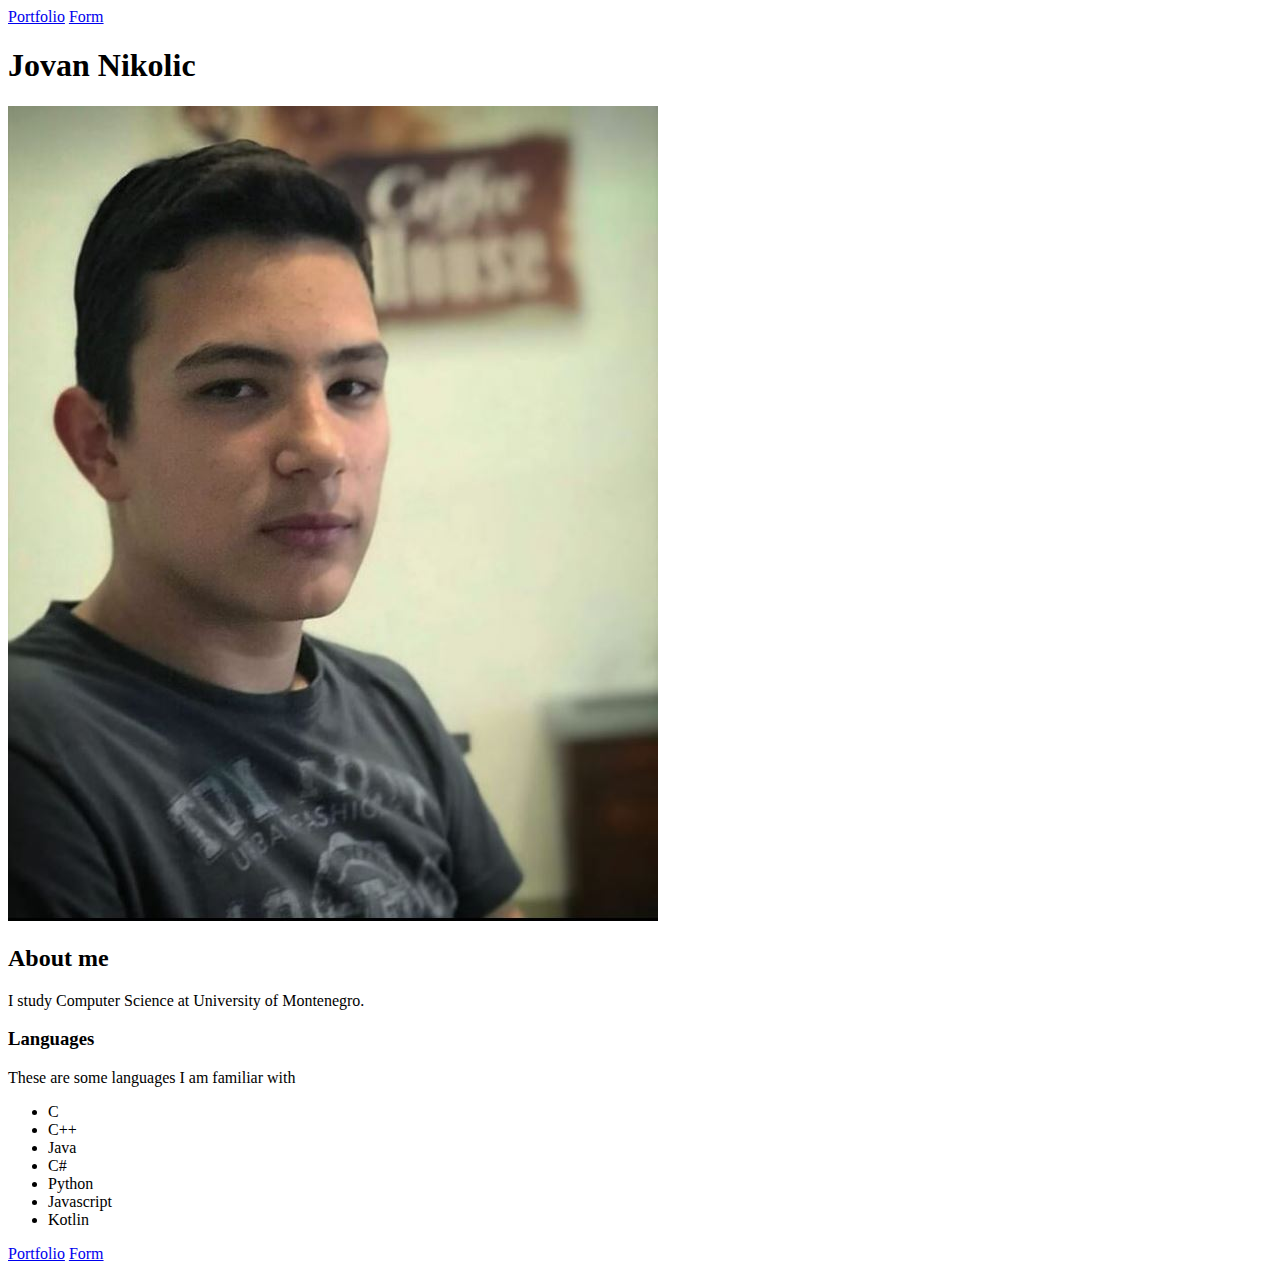
<file: Domaci1/index.html>
<!DOCTYPE html>
<html lang="en">
    <head>
        <meta charset="UTF-8">
        <meta name="viewport" content="width=device-width, initial-scale=1.0">
        <title>Portfolio</title>
    </head>
    <body>
        <header>
            <a href="index.html">Portfolio</a>
            <a href="form.html">Form</a>
        </header>
        <h1>Jovan Nikolic</h1>
        <img src="profile.jpg", alt="Profile picture">
        <h2>About me</h2>
        <p>I study Computer Science at University of Montenegro.</p>
        <h3>Languages</h3>
        <p>These are some languages I am familiar with</p>
        <ul>
            <li>C</li>
            <li>C++</li>
            <li>Java</li>
            <li>C#</li>
            <li>Python</li>
            <li>Javascript</li>
            <li>Kotlin</li>
        </ul>
        <footer>
            <a href="index.html">Portfolio</a>
            <a href="form.html">Form</a>
        </footer>
    </body>
</html>
</file>
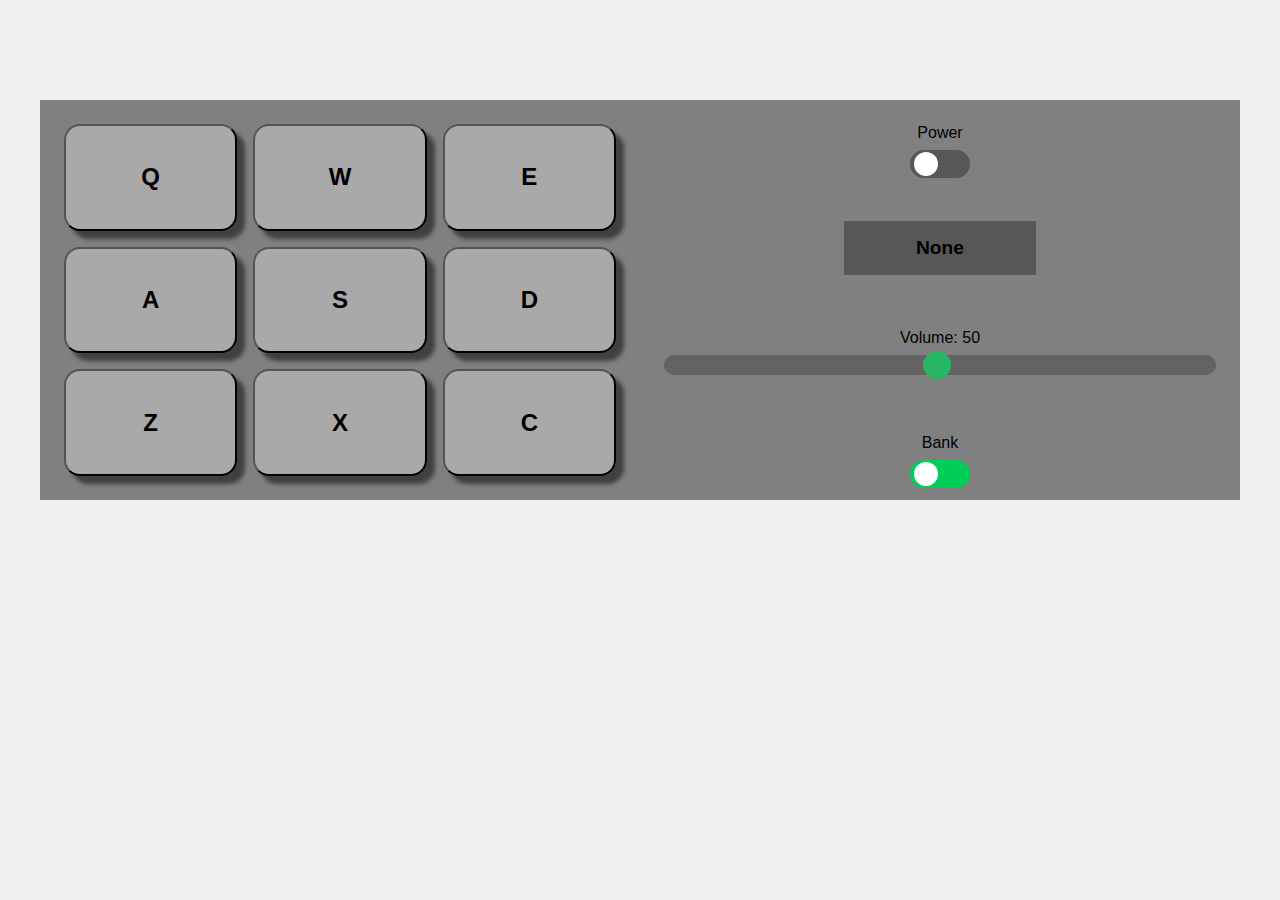
<file: Domaci5/index.html>
<!DOCTYPE html>
<html lang="en">
    <head>
        <meta charset="UTF-8" />
        <meta name="viewport" content="width=device-width, initial-scale=1.0" />
        <title>Drums</title>
        <link rel="stylesheet" href="style.css" />
    </head>
    <body>
        <div class="container">
            <div class="drums">
                <button class="drum" onclick="handleDrumClick(this)">Q</button>
                <button class="drum" onclick="handleDrumClick(this)">W</button>
                <button class="drum" onclick="handleDrumClick(this)">E</button>
                <button class="drum" onclick="handleDrumClick(this)">A</button>
                <button class="drum" onclick="handleDrumClick(this)">S</button>
                <button class="drum" onclick="handleDrumClick(this)">D</button>
                <button class="drum" onclick="handleDrumClick(this)">Z</button>
                <button class="drum" onclick="handleDrumClick(this)">X</button>
                <button class="drum" onclick="handleDrumClick(this)">C</button>
            </div>

            <div class="options">
                <div class="options-element">
                    <label for="power">Power</label>
                    <label class="toggle-power" name="power">
                        <input type="checkbox" />
                        <span class="slider-power"></span>
                    </label>
                </div>

                <p class="display">None</p>

                <div class="options-element slider-element">
                    <label for="volume" class="volume-value">Volume: 50</label>
                    <div class="slider-container">
                        <input
                            type="range"
                            min="1"
                            max="100"
                            value="50"
                            class="slider volume-slider"
                            id="myRange"
                        />
                    </div>
                </div>

                <div class="options-element">
                    <label for="bank">Bank</label>
                    <label class="toggle-bank" name="bank">
                        <input type="checkbox" />
                        <span class="slider-bank"></span>
                    </label>
                </div>
            </div>
        </div>

        <script src="script.js"></script>
    </body>
</html>
</file>
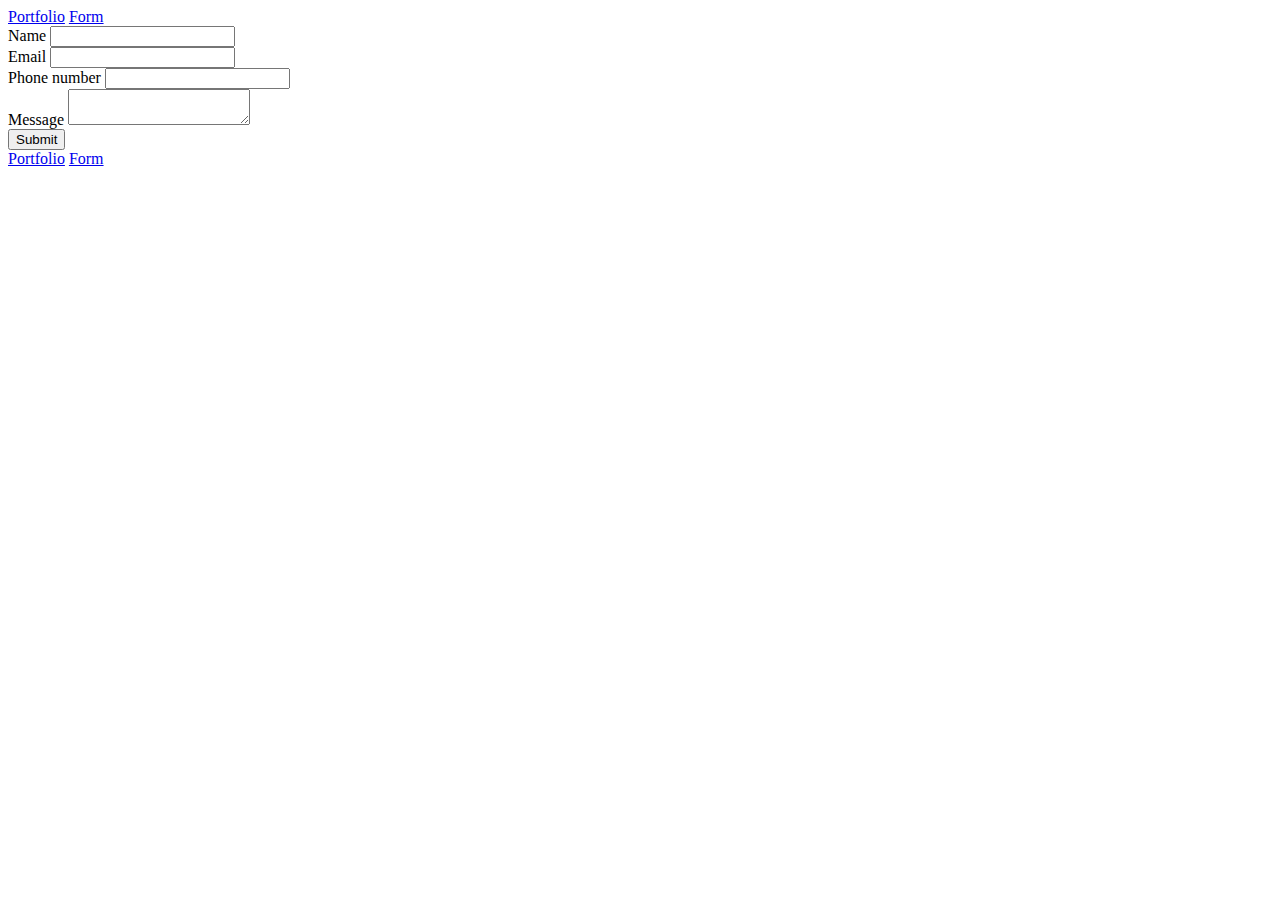
<file: Domaci1/form.html>
<!DOCTYPE html>
<html lang="en">
    <head>
        <meta charset="UTF-8">
        <meta name="viewport" content="width=device-width, initial-scale=1.0">
        <title>Form</title>
    </head>
    <body>
        <header>
            <a href="index.html">Portfolio</a>
            <a href="form.html">Form</a>
        </header>
        <form>
            <label for="firstname">Name</label>
            <input type="text", name="firstname">
            <br>
            <label for="email">Email</label>
            <input type="email" name="email">
            <br>
            <label for="phonenumber">Phone number</label>
            <input type="text" name="phonenumber">
            <br>
            <label for="message">Message</label>
            <textarea name="message"></textarea>
            <br>
            <input type="submit">
        </form>
        <footer>
            <a href="index.html">Portfolio</a>
            <a href="form.html">Form</a>
        </footer>
    </body>
</html>
</file>
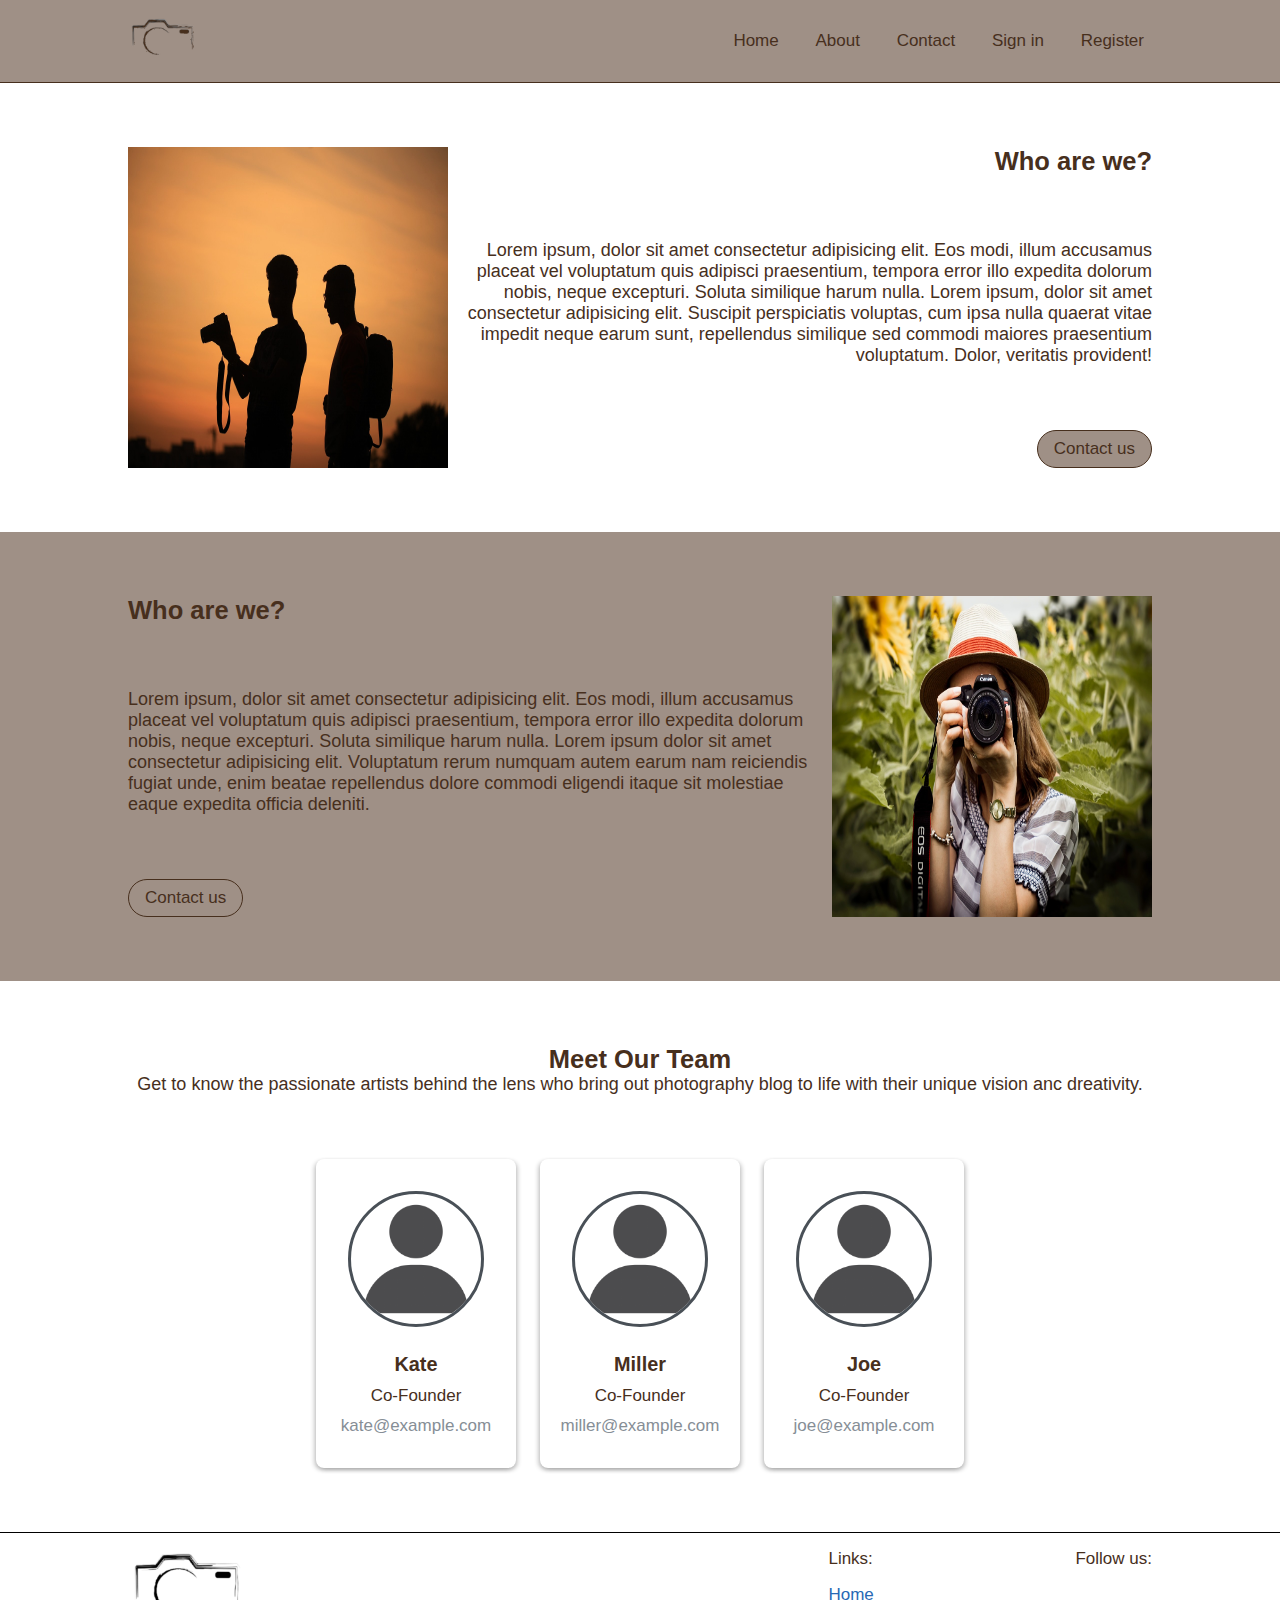
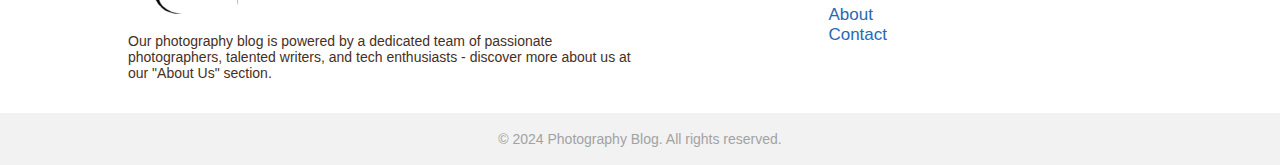
<file: Domaci3/about.html>
<!DOCTYPE html>
<html lang="en">

<head>
    <meta charset="UTF-8">
    <meta name="viewport" content="width=device-width, initial-scale=1.0">
    <title>Contact Us - Photography Blog</title>

    <link rel="stylesheet" href="./styles/index.css" />
    <link rel="stylesheet" href="https://cdnjs.cloudflare.com/ajax/libs/font-awesome/6.5.1/css/all.min.css"
        integrity="sha512-DTOQO9RWCH3ppGqcWaEA1BIZOC6xxalwEsw9c2QQeAIftl+Vegovlnee1c9QX4TctnWMn13TZye+giMm8e2LwA=="
        crossorigin="anonymous" referrerpolicy="no-referrer" />

    <link rel="stylesheet" href="./styles/about.css">
</head>

<body>
    <div class="container">
        <header>
            <nav  class="nav padding-nav">
                <img alt="logo" src="./images/logo-brown.png" />
                <ul>
                    <li><a href="index.html">Home</a></li>
                    <li><a href="about.html">About</a></li>
                    <li><a href="contact.html">Contact</a></li>
                    <li><a href="sign_in.html">Sign in</a></li>
                    <li><a href="register.html">Register</a></li>
                </ul>
            </nav>
        </header>
            
        <section class="main">
            <div class="row first-row padding-items">
                <img class="img" src="./images/photo-2.jpg" alt="photo-2" />

                <div class="first-row-text">
                    <h2 class="row-title">Who are we?</h2>
                    <p class="text">Lorem ipsum, dolor sit amet consectetur adipisicing elit. Eos modi, illum accusamus placeat vel voluptatum quis adipisci praesentium, tempora error illo expedita dolorum nobis, neque excepturi. Soluta similique harum nulla. Lorem ipsum, dolor sit amet consectetur adipisicing elit. Suscipit perspiciatis voluptas, cum ipsa nulla quaerat vitae impedit neque earum sunt, repellendus similique sed commodi maiores praesentium voluptatum. Dolor, veritatis provident!</p>
                    <a class="button" href="contact.html">Contact us</a>
                </div>
            </div>

            <div class="row second-row padding-items">
                <div class="second-row-text">
                    <h2 class="row-title">Who are we?</h2>
                    <p class="text">Lorem ipsum, dolor sit amet consectetur adipisicing elit. Eos modi, illum accusamus placeat vel voluptatum quis adipisci praesentium, tempora error illo expedita dolorum nobis, neque excepturi. Soluta similique harum nulla. Lorem ipsum dolor sit amet consectetur adipisicing elit. Voluptatum rerum numquam autem earum nam reiciendis fugiat unde, enim beatae repellendus dolore commodi eligendi itaque sit molestiae eaque expedita officia deleniti.</p>
                    <a class="button" href="contact.html">Contact us</a>
                </div>

                <img class="img" src="./images/photographer.jpeg" alt="photo-2" />
            </div>

            <div class="team-row padding-team-row">
                <h2>Meet Our Team</h2>
                <p class="text">Get to know the passionate artists behind the lens who bring out photography blog to life with their unique vision anc dreativity.</p>
                <div class="card-container">
                    <div class="card">
                        <img class="profile-img" src="./images/profile.png" alt="person-1" />
                        <h3>Kate</h3>
                        <p>Co-Founder</p>
                        <p class="email-text">kate@example.com</p>
                    </div>

                    <div class="card">
                        <img class="profile-img" src="./images/profile.png" alt="person-1" />
                        <h3>Miller</h3>
                        <p>Co-Founder</p>
                        <p class="email-text">miller@example.com</p>
                    </div>

                    <div class="card">
                        <img class="profile-img" src="./images/profile.png" alt="person-1" />
                        <h3>Joe</h3>
                        <p>Co-Founder</p>
                        <p class="email-text">joe@example.com</p>
                    </div>
                </div>
            </div>




        </section>

        <footer class="footer">
            <div class="flex-row padding-footer">
                <div class="footer-col footer-logo">
                    <img alt="camera-logo" src="./images/logo.png" />
                    <p>Our photography blog is powered by a dedicated team of passionate photographers, talented
                        writers,
                        and
                        tech enthusiasts - discover more about us at our "About Us" section. </p>
                </div>
                <div class="footer-col">
                    <p>Links:</p>
                    <a href="/">Home</a>
                    <a href="./about.html">About</a>
                    <a href="./contact.html">Contact</a>
                </div>
                <div class="footer-col">
                    <p>Follow us:</p>
                    <div>
                        <i class="fa-brands fa-facebook"></i>
                        <i class="fa-brands fa-instagram"></i>
                        <i class="fa-brands fa-twitter"></i>
                    </div>
                </div>
            </div>
            <p class="copyright">&copy; 2024 Photography Blog. All rights reserved.</p>
        </footer>
    </div>
</body>

</html>
</file>
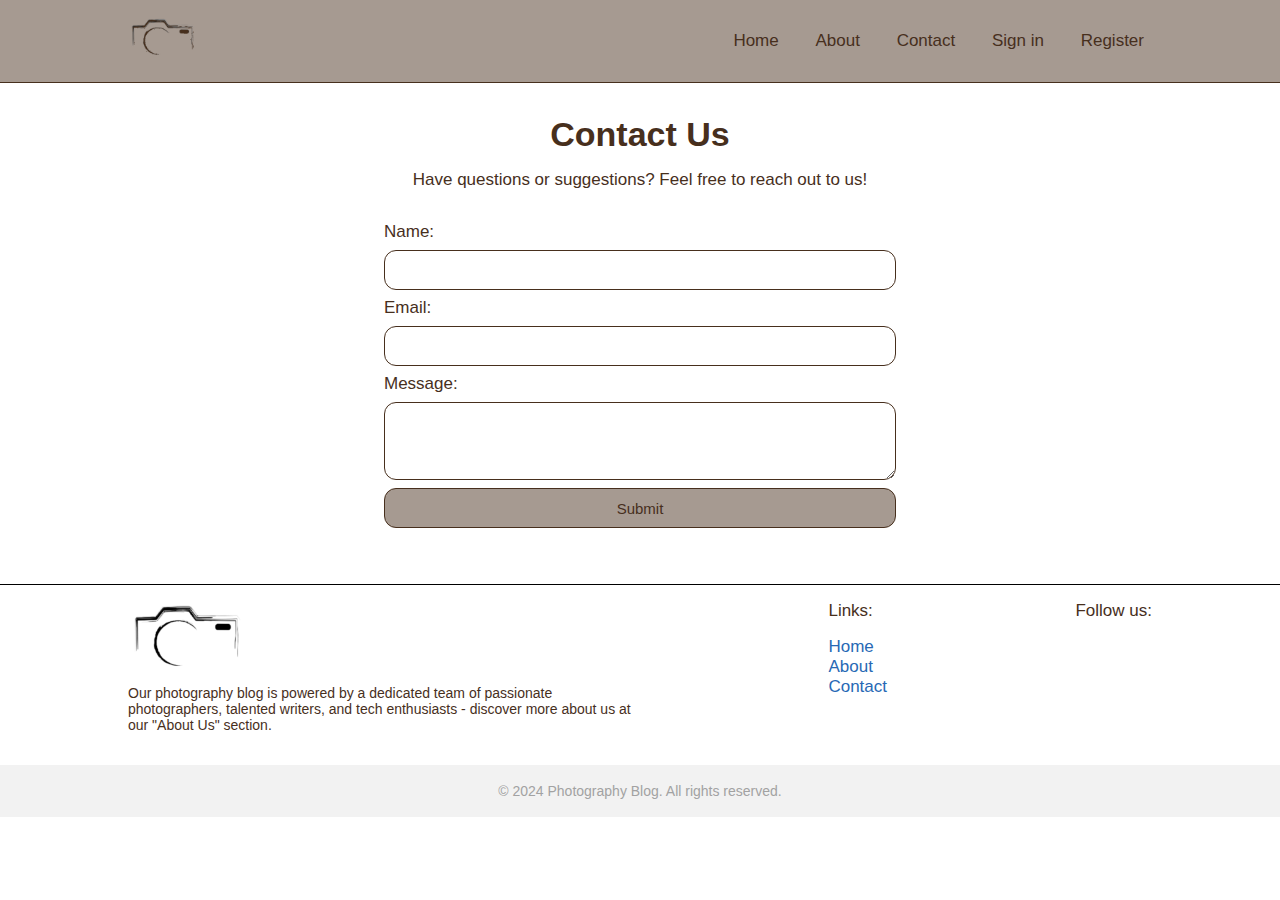
<file: Domaci3/contact.html>
<!DOCTYPE html>
<html lang="en">

<head>
    <meta charset="UTF-8">
    <meta name="viewport" content="width=device-width, initial-scale=1.0">
    <title>Contact Us - Photography Blog</title>

    <link rel="stylesheet" href="./styles/index.css" />
    <link rel="stylesheet" href="https://cdnjs.cloudflare.com/ajax/libs/font-awesome/6.5.1/css/all.min.css"
        integrity="sha512-DTOQO9RWCH3ppGqcWaEA1BIZOC6xxalwEsw9c2QQeAIftl+Vegovlnee1c9QX4TctnWMn13TZye+giMm8e2LwA=="
        crossorigin="anonymous" referrerpolicy="no-referrer" />

    <link rel="stylesheet" href="./styles/contact.css">
</head>

<body>
    <div class="container">
        <header>
            <nav  class="nav padding-nav">
                <img alt="logo" src="./images/logo-brown.png" />
                <ul>
                    <li><a href="/">Home</a></li>
                    <li><a href="about.html">About</a></li>
                    <li><a href="contact.html">Contact</a></li>
                    <li><a href="sign_in.html">Sign in</a></li>
                    <li><a href="register.html">Register</a></li>
                </ul>
            </nav>
        </header>
            
        <section class="main">
            <div class="main-title">
                <h1>Contact Us</h1>
                <p class="text">Have questions or suggestions? Feel free to reach out to us!</p>
            </div>

            <form class="form" action="#" method="post">
                <label for="name">Name:</label>
                <input type="text" id="name" name="name" required>

                <label for="email">Email:</label>
                <input type="email" id="email" name="email" required>

                <label for="message">Message:</label>
                <textarea id="message" name="message" rows="4" required></textarea>

                <input class="button" type="submit" value="Submit">
            </form>
        </section>

        <footer class="footer">
            <div class="flex-row padding-footer">
                <div class="footer-col footer-logo">
                    <img alt="camera-logo" src="./images/logo.png" />
                    <p>Our photography blog is powered by a dedicated team of passionate photographers, talented
                        writers,
                        and
                        tech enthusiasts - discover more about us at our "About Us" section. </p>
                </div>
                <div class="footer-col">
                    <p>Links:</p>
                    <a href="/">Home</a>
                    <a href="./about.html">About</a>
                    <a href="./contact.html">Contact</a>
                </div>
                <div class="footer-col">
                    <p>Follow us:</p>
                    <div>
                        <i class="fa-brands fa-facebook"></i>
                        <i class="fa-brands fa-instagram"></i>
                        <i class="fa-brands fa-twitter"></i>
                    </div>
                </div>
            </div>
            <p class="copyright">&copy; 2024 Photography Blog. All rights reserved.</p>
        </footer>
    </div>
</body>

</html>
</file>
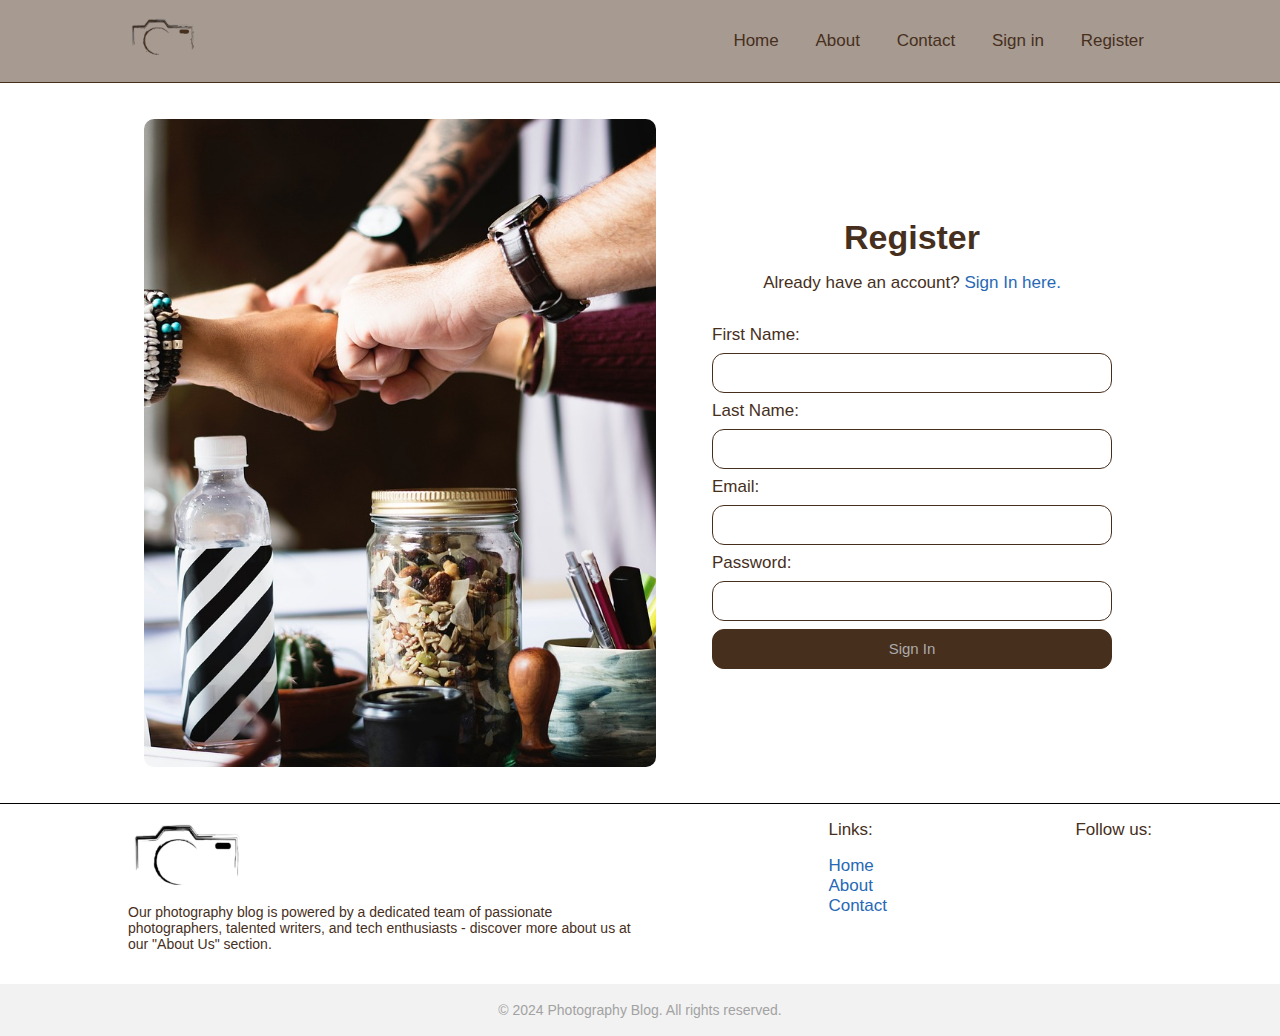
<file: Domaci3/register.html>
<!DOCTYPE html>
<html lang="en">

<head>
    <meta charset="UTF-8">
    <meta name="viewport" content="width=device-width, initial-scale=1.0">
    <title>Contact Us - Photography Blog</title>

    <link rel="stylesheet" href="./styles/index.css" />
    <link rel="stylesheet" href="https://cdnjs.cloudflare.com/ajax/libs/font-awesome/6.5.1/css/all.min.css"
        integrity="sha512-DTOQO9RWCH3ppGqcWaEA1BIZOC6xxalwEsw9c2QQeAIftl+Vegovlnee1c9QX4TctnWMn13TZye+giMm8e2LwA=="
        crossorigin="anonymous" referrerpolicy="no-referrer" />

    <link rel="stylesheet" href="./styles/register.css">
</head>

<body>
    <div class="container">
        <header>
            <nav  class="nav padding-nav">
                <img alt="logo" src="./images/logo-brown.png" />
                <ul>
                    <li><a href="index.html">Home</a></li>
                    <li><a href="about.html">About</a></li>
                    <li><a href="contact.html">Contact</a></li>
                    <li><a href="sign_in.html">Sign in</a></li>
                    <li><a href="register.html">Register</a></li>
                </ul>
            </nav>
        </header>
            
        <section class="main">
            <div class="team-image-container">
                <img class="team-image" src="./images/team.jpg" alt="team-image" />
            </div>
            <div class="register-container">
                <div class="main-title">
                    <h1>Register</h1>
                    <span>Already have an account?</span>
                    <a href="register.html">Sign In here.</a>
                </div>
                
                <form class="form" action="#" method="post">
                    <label for="name">First Name:</label>
                    <input type="text" id="name" name="name" required>
                    
                    <label for="lastname">Last Name:</label>
                    <input type="text" id="lastname" name="lastname" required>
                    
                    <label for="email">Email:</label>
                    <input type="email" id="email" name="email" required>
    

                    <label for="password">Password:</label>
                    <input type="password" id="password" name="password" required>
                    
                    <input class="button" type="submit" value="Sign In">
                </form>
            </div>
        </section>

        <footer class="footer">
            <div class="flex-row padding-footer">
                <div class="footer-col footer-logo">
                    <img alt="camera-logo" src="./images/logo.png" />
                    <p>Our photography blog is powered by a dedicated team of passionate photographers, talented
                        writers,
                        and
                        tech enthusiasts - discover more about us at our "About Us" section. </p>
                </div>
                <div class="footer-col">
                    <p>Links:</p>
                    <a href="/">Home</a>
                    <a href="./about.html">About</a>
                    <a href="./contact.html">Contact</a>
                </div>
                <div class="footer-col">
                    <p>Follow us:</p>
                    <div>
                        <i class="fa-brands fa-facebook"></i>
                        <i class="fa-brands fa-instagram"></i>
                        <i class="fa-brands fa-twitter"></i>
                    </div>
                </div>
            </div>
            <p class="copyright">&copy; 2024 Photography Blog. All rights reserved.</p>
        </footer>
    </div>
</body>

</html>
</file>
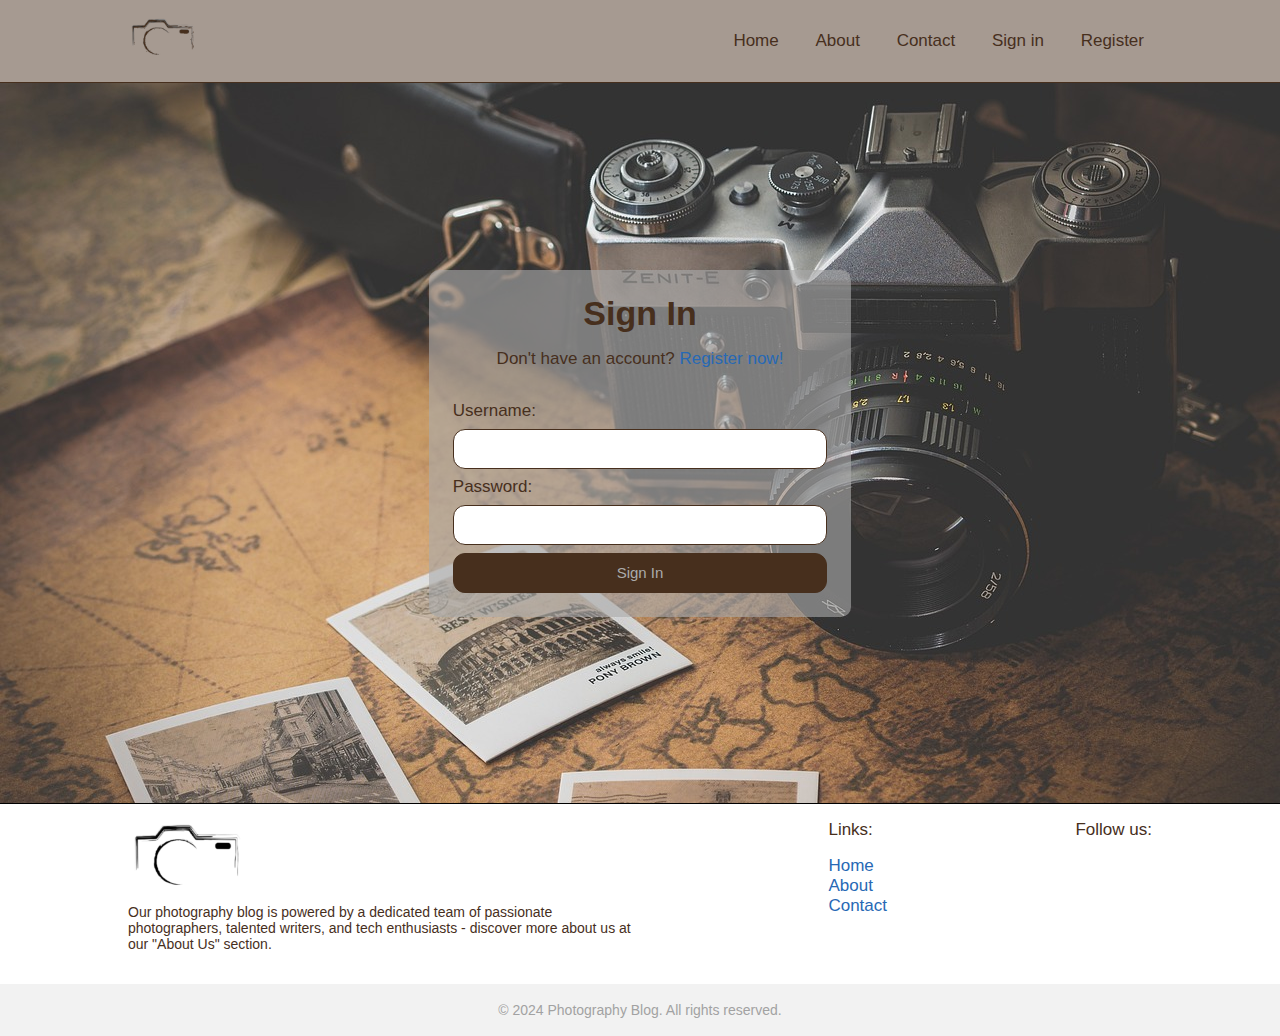
<file: Domaci3/sign_in.html>
<!DOCTYPE html>
<html lang="en">
    <head>
        <meta charset="UTF-8" />
        <meta name="viewport" content="width=device-width, initial-scale=1.0" />
        <title>Contact Us - Photography Blog</title>

        <link rel="stylesheet" href="./styles/index.css" />
        <link
            rel="stylesheet"
            href="https://cdnjs.cloudflare.com/ajax/libs/font-awesome/6.5.1/css/all.min.css"
            integrity="sha512-DTOQO9RWCH3ppGqcWaEA1BIZOC6xxalwEsw9c2QQeAIftl+Vegovlnee1c9QX4TctnWMn13TZye+giMm8e2LwA=="
            crossorigin="anonymous"
            referrerpolicy="no-referrer"
        />

        <link rel="stylesheet" href="./styles/sign_in.css" />
    </head>

    <body>
        <div class="container">
            <header>
                <nav class="nav padding-nav">
                    <img alt="logo" src="./images/logo-brown.png" />
                    <ul>
                        <li><a href="index.html">Home</a></li>
                        <li><a href="about.html">About</a></li>
                        <li><a href="contact.html">Contact</a></li>
                        <li><a href="sign_in.html">Sign in</a></li>
                        <li><a href="register.html">Register</a></li>
                    </ul>
                </nav>
            </header>

            <section class="main">
                <div class="login-container">
                    <div class="main-title">
                        <h1>Sign In</h1>
                        <span>Don't have an account?</span>
                        <a href="register.html">Register now!</a>
                    </div>

                    <form class="form" method="post">
                        <label class="label" for="name">Username:</label>
                        <input type="text" id="name" name="name" required />

                        <label class="label" for="password">Password:</label>
                        <input
                            type="password"
                            id="password"
                            name="password"
                            required
                        />

                        <input
                            class="button"
                            id="sign-in-button"
                            type="button"
                            value="Sign In"
                        />
                    </form>
                </div>
            </section>

            <footer class="footer">
                <div class="flex-row padding-footer">
                    <div class="footer-col footer-logo">
                        <img alt="camera-logo" src="./images/logo.png" />
                        <p>
                            Our photography blog is powered by a dedicated team
                            of passionate photographers, talented writers, and
                            tech enthusiasts - discover more about us at our
                            "About Us" section.
                        </p>
                    </div>
                    <div class="footer-col">
                        <p>Links:</p>
                        <a href="/">Home</a>
                        <a href="./about.html">About</a>
                        <a href="./contact.html">Contact</a>
                    </div>
                    <div class="footer-col">
                        <p>Follow us:</p>
                        <div>
                            <i class="fa-brands fa-facebook"></i>
                            <i class="fa-brands fa-instagram"></i>
                            <i class="fa-brands fa-twitter"></i>
                        </div>
                    </div>
                </div>
                <p class="copyright">
                    &copy; 2024 Photography Blog. All rights reserved.
                </p>
            </footer>
        </div>
        <script src="scripts/sign_in.js"></script>
    </body>
</html>
</file>
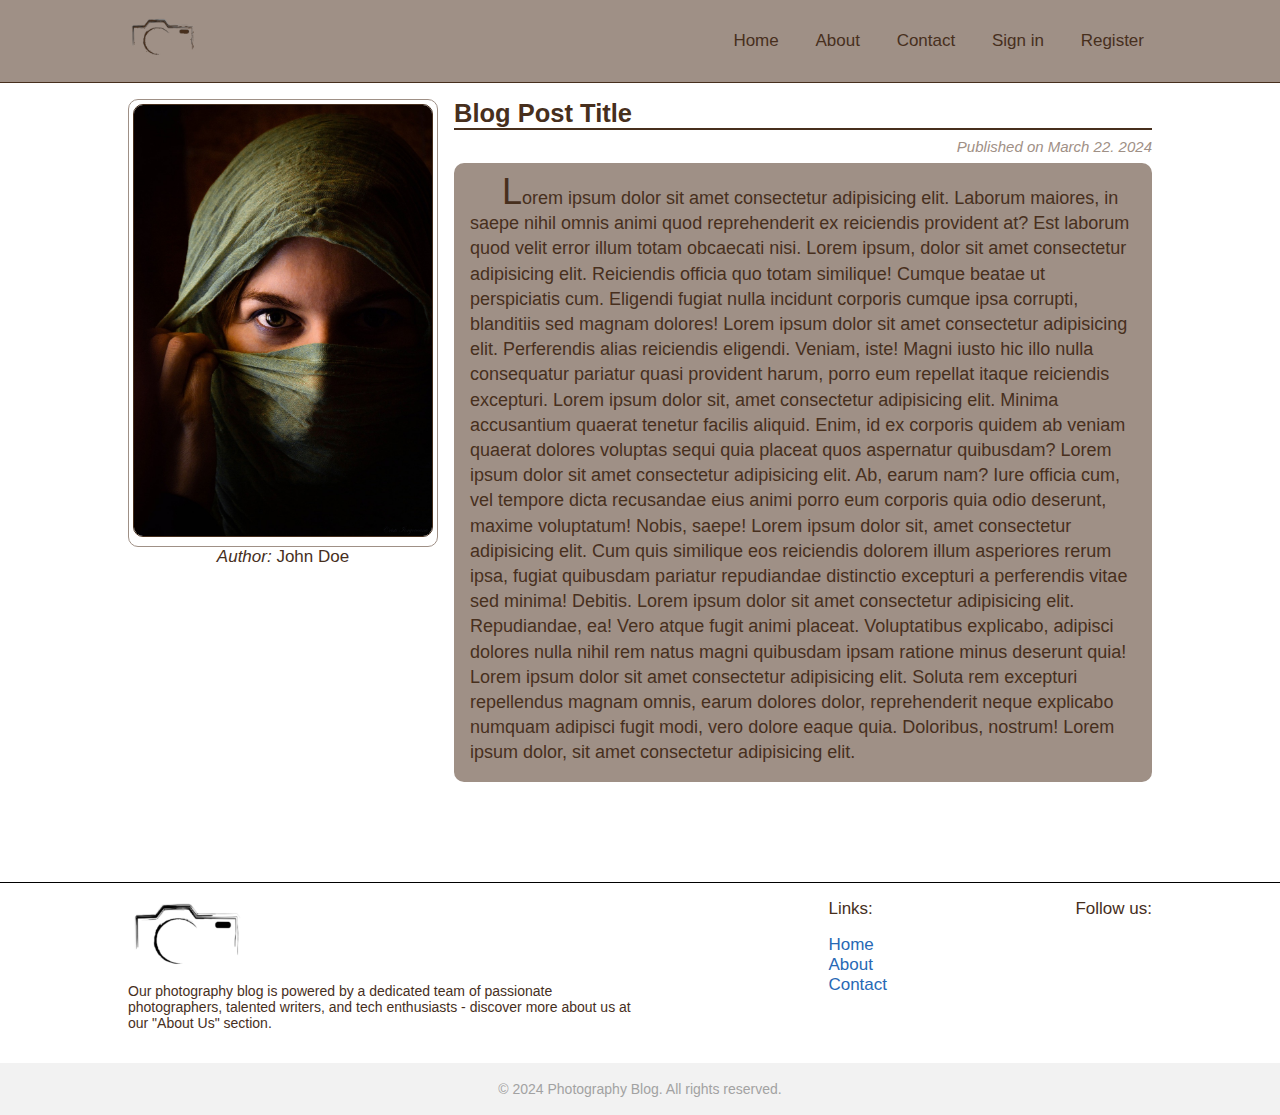
<file: Domaci3/single-post.html>
<!DOCTYPE html>
<html lang="en">

<head>
    <meta charset="UTF-8">
    <meta name="viewport" content="width=device-width, initial-scale=1.0">
    <title>Contact Us - Photography Blog</title>

    <link rel="stylesheet" href="./styles/index.css" />
    <link rel="stylesheet" href="https://cdnjs.cloudflare.com/ajax/libs/font-awesome/6.5.1/css/all.min.css"
        integrity="sha512-DTOQO9RWCH3ppGqcWaEA1BIZOC6xxalwEsw9c2QQeAIftl+Vegovlnee1c9QX4TctnWMn13TZye+giMm8e2LwA=="
        crossorigin="anonymous" referrerpolicy="no-referrer" />

    <link rel="stylesheet" href="./styles/single-post.css">
</head>

<body>
    <div class="container">
        <header>
            <nav  class="nav padding-nav">
                <img alt="logo" src="./images/logo-brown.png" />
                <ul>
                    <li><a href="index.html">Home</a></li>
                    <li><a href="about.html">About</a></li>
                    <li><a href="contact.html">Contact</a></li>
                    <li><a href="sign_in.html">Sign in</a></li>
                    <li><a href="register.html">Register</a></li>
                </ul>
            </nav>
        </header>
            
        <section class="main">
            <div class="post-container padding-post" id="post-container">
                <div class="post-img-content">
                    <div class="img-container">
                        <img class="post-img" src="./images/portrait.jpg" alt="portrait" />
                    </div>
                    <p><i>Author:</i> John Doe</p>
                </div>
            
                <div class="post-content">
                    <h2 class="post-title">Blog Post Title</h2>
                    <p class="post-date"><i>Published on March 22. 2024</i></p>
                    <p class="post-text">Lorem ipsum dolor sit amet consectetur adipisicing elit. Laborum maiores, in saepe nihil omnis animi quod reprehenderit ex reiciendis provident at? Est laborum quod velit error illum totam obcaecati nisi. Lorem ipsum, dolor sit amet consectetur adipisicing elit. Reiciendis officia quo totam similique! Cumque beatae ut perspiciatis cum. Eligendi fugiat nulla incidunt corporis cumque ipsa corrupti, blanditiis sed magnam dolores! Lorem ipsum dolor sit amet consectetur adipisicing elit. Perferendis alias reiciendis eligendi. Veniam, iste! Magni iusto hic illo nulla consequatur pariatur quasi provident harum, porro eum repellat itaque reiciendis excepturi. Lorem ipsum dolor sit, amet consectetur adipisicing elit. Minima accusantium quaerat tenetur facilis aliquid. Enim, id ex corporis quidem ab veniam quaerat dolores voluptas sequi quia placeat quos aspernatur quibusdam? Lorem ipsum dolor sit amet consectetur adipisicing elit. Ab, earum nam? Iure officia cum, vel tempore dicta recusandae eius animi porro eum corporis quia odio deserunt, maxime voluptatum! Nobis, saepe! Lorem ipsum dolor sit, amet consectetur adipisicing elit. Cum quis similique eos reiciendis dolorem illum asperiores rerum ipsa, fugiat quibusdam pariatur repudiandae distinctio excepturi a perferendis vitae sed minima! Debitis. Lorem ipsum dolor sit amet consectetur adipisicing elit. Repudiandae, ea! Vero atque fugit animi placeat. Voluptatibus explicabo, adipisci dolores nulla nihil rem natus magni quibusdam ipsam ratione minus deserunt quia! Lorem ipsum dolor sit amet consectetur adipisicing elit. Soluta rem excepturi repellendus magnam omnis, earum dolores dolor, reprehenderit neque explicabo numquam adipisci fugit modi, vero dolore eaque quia. Doloribus, nostrum! Lorem ipsum dolor, sit amet consectetur adipisicing elit.</p>
                </div>
            </div>
        </section>

        <footer class="footer">
            <div class="flex-row padding-footer">
                <div class="footer-col footer-logo">
                    <img alt="camera-logo" src="./images/logo.png" />
                    <p>Our photography blog is powered by a dedicated team of passionate photographers, talented
                        writers,
                        and
                        tech enthusiasts - discover more about us at our "About Us" section. </p>
                </div>
                <div class="footer-col">
                    <p>Links:</p>
                    <a href="/">Home</a>
                    <a href="./about.html">About</a>
                    <a href="./contact.html">Contact</a>
                </div>
                <div class="footer-col">
                    <p>Follow us:</p>
                    <div>
                        <i class="fa-brands fa-facebook"></i>
                        <i class="fa-brands fa-instagram"></i>
                        <i class="fa-brands fa-twitter"></i>
                    </div>
                </div>
            </div>
            <p class="copyright">&copy; 2024 Photography Blog. All rights reserved.</p>
        </footer>
    </div>

    <script src="./scripts/functions.js"></script>
    <script src="./scripts/data.js"></script>
    <script src="./scripts/single-post.js"></script>
</body>

</html>
</file>
<file: Domaci5/style.css>
* {
    margin: 0;
    padding: 0;
}

body {
    margin: 0;
    padding: 0;
    font-family: "Roboto", sans-serif;
    background-color: #f0f0f0;
}

.container {
    margin: 100px auto;
    width: 1200px;
    height: 400px;
    background-color: grey;

    display: flex;
    flex-direction: row;
    justify-content: space-between;
}

.options-element {
    display: flex;
    flex-direction: column;
    gap: 8px;
    align-items: center;
}

.slider-element {
    align-self: stretch;
}

.drums {
    width: 50%;
    padding: 24px;
    display: grid;
    grid-template-columns: repeat(3, 1fr);
    grid-template-rows: repeat(3, 1fr);
    gap: 16px;
}

.drum {
    background-color: darkgray;
    padding: 32px;
    text-align: center;
    border-radius: 16px;
    box-shadow: 8px 8px 4px rgba(0, 0, 0, 0.5);
    font-weight: 700;
    font-size: 1.5em;
}

.options {
    width: 50%;
    padding: 24px;
    display: flex;
    flex-direction: column;
    align-items: center;
    justify-content: space-between;
}

.display {
    padding: 16px 72px;
    background-color: #575757;
    text-align: center;
    font-weight: 600;
    font-size: 1.2em;
}

.slider-container {
    width: 100%;
}

.slider {
    appearance: none;
    width: 100%;
    height: 20px;
    background: #575757;
    outline: none;
    opacity: 0.7;
    transition: 0.2s;
    transition: opacity 0.2s;
    border-radius: 24px;
}

.slider::-webkit-slider-thumb {
    appearance: none;
    width: 28px;
    height: 28px;
    background: #01cd59;
    cursor: pointer;
    opacity: 1;
    border-radius: 50px;
}

.toggle-power,
.toggle-bank {
    position: relative;
    display: inline-block;
    width: 60px;
    height: 16px;
}

.toggle-power input,
.toggle-bank input {
    display: none;
}

.slider-power,
.slider-bank {
    position: absolute;
    cursor: pointer;
    top: 0;
    left: 0;
    right: 0;
    bottom: 0;
    background-color: #01cd59;
    transition: 0.4s;
    border-radius: 24px;
    height: 28px;
}

.slider-power {
    background-color: #575757;
}

.slider-power:before,
.slider-bank:before {
    position: absolute;
    content: "";
    height: 24px;
    width: 24px;
    left: 4px;
    bottom: 2px;
    background-color: white;
    transition: 0.4s;
    border-radius: 50px;
}

input:checked + .slider-power,
input:checked + .slider-bank {
    background-color: #01cd59;
}

input:checked + .slider-power:before,
input:checked + .slider-bank:before {
    transform: translateX(26px);
}
</file>
<file: Domaci3/styles/index.css>
* {
    margin: 0;
    padding: 0;
    box-sizing: border-box;
}

body {
    font-family: sans-serif;
    color: #472f1d;
}

a {
    text-decoration: none;
    color: #2769b5;
}

/* Header area */

.padding-nav {
    padding: 16px 10%;
}

.container {
    display: grid;
    grid-template-columns: 1fr;
}

.container .nav {
    background-color: #472f1d7c;
    border-bottom: 1px solid #472f1d;
    display: flex;
    flex-direction: row;
    align-items: center;
    justify-content: space-between;
}

.container .nav img {
    height: 50px;
}

.container .nav ul {
    list-style-type: none;
    padding: 0;
    margin: 0;
}

.container .nav ul li {
    display: inline-block;
    margin-right: 16px;
}

.container .nav ul li:last-child {
    margin-right: 0;
}

.container .nav ul li a {
    padding: 4px 8px;
    color: #472f1d;
}

.container .nav ul li a:hover {
    border-bottom: 1px solid #472f1d;
}

.bg-image {
    height: 300px;
    background-image: url("../images/header.jpg");
    background-repeat: no-repeat;
    background-size: cover;
    background-position: center;
    color: #fff;
    text-align: center;
    position: relative;
}

.absolute-content {
    position: absolute;
    top: 50%;
    left: 50%;
    transform: translate(-50%, -50%);
}

.bg-image h1 {
    margin-top: 0;
    margin-bottom: 1rem;
    text-shadow: #472f1d 1px 0 10px;
}

.bg-image p {
    margin: 0;
}

/* Main area */

.main {
    display: grid;
    grid-template-columns: 1fr 300px;
    grid-template-rows: 1fr 1fr;
    column-gap: 16px;
    align-items: start;
}

.intro {
    grid-column: 1/1;
    grid-row: 1/2;
    margin-bottom: 56px;
    display: grid;
    grid-template-columns: 1fr 400px;
    justify-items: stretch;
    align-items: center;
    column-gap: 32px;
}

.intro-text h2 {
    margin-top: 0;
    margin-bottom: 8px;
}

.intro-text h3 {
    margin-top: 0;
    margin-bottom: 16px;
}

.padding-main {
    padding: 32px 10%;
}

section.description {
    grid-column: 1/1;
    grid-row: 2/3;
    align-self: stretch;
    background-color: #472f1d34;
    border-radius: 10px;
    padding: 32px 64px;
    display: flex;
    flex-direction: column;
    justify-content: center;
}

.description p {
    text-align: center;
    padding-bottom: 18px;
}

.description p:last-child {
    padding-bottom: 0;
}

.card-wrapper {
    grid-column: 1/-1;
    display: flex;
    align-items: center;
    justify-content: space-around;
    flex-wrap: wrap;
    margin: 64px 0;
}

.card-wrapper .blog-card {
    width: 250px;
    margin: 12px;
    border-radius: 10px;
    overflow: hidden;
    box-shadow: rgba(149, 157, 165, 0.2) 0px 8px 24px;
}

.card-wrapper .blog-card img {
    width: 100%;
    height: 150px;
    object-fit: cover;
}

.card-wrapper .card-content {
    padding: 16px 20px;
    display: flex;
    flex-direction: column;
}

.card-wrapper .card-content h2 {
    margin-top: 0;
    margin-bottom: 8px;
    height: 90px;

    display: flex;
    align-items: center;
}

.card-wrapper .card-content span {
    font-size: 12px;
    margin-bottom: 22px;
    color: #a3a3a3;
}

.card-wrapper p {
    /* text-overflow: ellipsis;
    white-space: nowrap; */
    overflow: hidden;

    display: -webkit-box;
    -webkit-box-orient: vertical;
    -webkit-line-clamp: 2;
}

.card-wrapper .card-content a {
    font-size: 12px;
    margin-top: 22px;
    align-self: flex-end;
}

.card-wrapper .card-content a:hover {
    text-decoration: underline;
}

/* Aside area */

.aside-content {
    grid-row: 1/3;
    align-self: stretch;
    border-radius: 10px;
    background-color: #472f1d7c;
    padding: 16px;
}

.content-box {
    border-radius: 10px;
    height: 80px;
    width: 80px;
    margin: 8px;
    background-color: #472f1d;
}

/* Footer area */

.padding-footer {
    padding: 16px 10%;
}

.footer {
    border-top: 1px solid #000;
    background-color: #fff;
}

.footer div {
    display: flex;
    align-items: center;
    justify-content: space-between;
    align-items: flex-start;
}

.copyright {
    text-align: center;
    font-size: 14px;
    color: #a2a2a2;
    font-weight: 200;
    margin: 0;
    background-color: #f2f2f2;
}

.footer .footer-logo {
    width: 50%;
    font-size: 14px;
}

.footer .footer-col {
    height: 100%;
    display: flex;
    flex-direction: column;
    align-items: flex-start;
}

.footer .footer-col p {
    margin-bottom: 16px;
}

.footer .footer-col i {
    margin-right: 8px;
}

.footer .footer-logo img {
    width: 120px
}

.footer .copyright {
    padding: 18px 10%;
}

@media only screen and (max-width: 1020px) {
    .main {
        grid-template-columns: 1fr;
        grid-template-rows: auto;
    }

    .intro {
        grid-column: span 1;
        grid-row: auto;
    }

    section.description {
        grid-column: 1/-1;
        grid-row: auto;
    }

    .aside-content {
        grid-row: span 1;
        margin: 42px 0;
    }
}

@media only screen and (max-width: 700px) {
    .intro {
        width: 100%;
        grid-template-columns: 1fr;
        justify-items: center;
    }

    .intro-img {
        margin-top: 32px;
        width: 100%;
    }

    .container .nav {
        display: flex;
        flex-direction: column;
        align-items: center;
    }

    .container .nav img {
        margin-bottom: 16px;
    }

    .container .nav ul li {
        margin: 0;
        display: block;
        text-align: center;
        margin-bottom: 8px;
    }

    .footer div {
        display: flex;
        flex-direction: column;
        align-items: center;
    }

    .footer .footer-logo p {
        text-align: center;
    }

    .footer .footer-col {
        margin-bottom: 20px;
        height: 100%;
        display: flex;
        flex-direction: column;
        align-items: center;
    }

    .footer .footer-col p {
        margin-bottom: 16px;
    }

    .footer .footer-col i {
        margin-right: 0;
        margin-bottom: 8px;
    }
}
</file>
<file: Domaci3/styles/about.css>
* {
    margin: 0;
    padding: 0;
    box-sizing: border-box;
}

body {
    font-family: sans-serif;
    font-size: 17px;
    color: #472f1d;
}

a {
    text-decoration: none;
    color: #2769b5;
}

/* Header area */

.padding-nav {
    padding: 16px 10%;
}

.container {
    display: grid;
    grid-template-columns: 1fr;
}

.container .nav {
    background-color: #9f9086;
    border-bottom: 1px solid #472f1d;
    display: flex;
    flex-direction: row;
    align-items: center;
    justify-content: space-between;
}

.container .nav img {
    height: 50px;
}

.container .nav ul {
    list-style-type: none;
    padding: 0;
    margin: 0;
}

.container .nav ul li {
    display: inline-block;
    margin-right: 16px;
}

.container .nav ul li:last-child {
    margin-right: 0;
}

.container .nav ul li a {
    padding: 4px 8px;
    color: #472f1d;
}

.container .nav ul li a:hover {
    border-bottom: 1px solid #472f1d;
}

/* Main area */

h1 {
    font-weight: bold;
}

.main {
    display: flex;
    flex-direction: column;
    align-items: center;
}

.img {
    width: 25vw;
}

.row {
    display: flex;
    flex-direction: row;
    gap: 16px;
}

.first-row-text {
    display: flex;
    flex-direction: column;
    gap: 32px;
    justify-content: space-between;
    align-items: flex-end;

    text-align: right;
}

.second-row-text {
    display: flex;
    flex-direction: column;
    gap: 32px;
    justify-content: space-between;
    align-items: flex-start;

    text-align: left;
}

.second-row {
    background-color: #9f9086;
}

.padding-items {
    padding: 64px 10%;
}

.row-title {
    margin-bottom: 32px;
}

.text {
    font-size: 18px;
    margin-bottom: 32px;
}

.button {
    background-color: #9f9086;
    color: #472f1d;
    padding: 8px 16px;
    border: 1px solid #472f1d;
    border-radius: 50px;
}

.button:hover {
    background-color: #472f1d;
    color: #9f9086;

}


.card-container {
    margin-top: 64px;

    display: flex;
    flex-direction: row;
    justify-content: center;
    flex-wrap: wrap;
    gap: 24px;
}


.card {
    display: flex;
    flex-direction: column;
    align-items: center;
    gap: 10px;
    padding: 32px;
    border-radius: 8px;
    width: 200px;

    box-shadow: 2px 2px 4px rgba(0, 0, 0, 0.2), -2px 2px 4px rgba(0, 0, 0, 0.2);

    transform: scale(1); 
    transition: transform 0.4s ease; 
}

.card:hover {
    transform: scale(1.1); 
    transition: transform 0.4s ease; 
}


.profile-img {
    width: 100%;
    height: 100%;
    object-fit: cover;
    border-radius: 50%;
    border: 3px solid #495057;
    margin-bottom: 16px;
}

.email-text {
    color: #868e96;
}

.team-row {
    text-align: center;
    margin: 64px 0px;
}



/* Footer area */

.padding-footer {
    padding: 16px 10%;
}

.footer {
    border-top: 1px solid #000;
    background-color: #fff;
}

.footer div {
    display: flex;
    align-items: center;
    justify-content: space-between;
    align-items: flex-start;
}

.copyright {
    text-align: center;
    font-size: 14px;
    color: #a2a2a2;
    font-weight: 200;
    margin: 0;
    background-color: #f2f2f2;
}

.footer .footer-logo {
    width: 50%;
    font-size: 14px;
}

.footer .footer-col {
    height: 100%;
    display: flex;
    flex-direction: column;
    align-items: flex-start;
}

.footer .footer-col p {
    margin-bottom: 16px;
}

.footer .footer-col i {
    margin-right: 8px;
}

.footer .footer-logo img {
    width: 120px
}

.footer .copyright {
    padding: 18px 10%;
}

@media only screen and (max-width: 700px) {

    /* Header and Footer */
    .container .nav {
        display: flex;
        flex-direction: column;
        align-items: center;
    }

    .container .nav img {
        margin-bottom: 16px;
    }

    .container .nav ul li {
        margin: 0;
        display: block;
        text-align: center;
        margin-bottom: 8px;
    }

    .footer div {
        display: flex;
        flex-direction: column;
        align-items: center;
    }

    .footer .footer-logo p {
        text-align: center;
    }

    .footer .footer-col {
        margin-bottom: 20px;
        height: 100%;
        display: flex;
        flex-direction: column;
        align-items: center;
    }

    .footer .footer-col p {
        margin-bottom: 16px;
    }

    .footer .footer-col i {
        margin-right: 0;
        margin-bottom: 8px;
    }

    /* Main area */

    .main {
        width: 100vw;
    }

    .row {
        display: flex;
        flex-direction: column;
        justify-content: center;
        gap: 16px;
    }

    .img {
        width: 80vw;
    }
    
    .first-row-text, .second-row-text {
        gap: 8px;

    }

    .text {
        text-align: justify;
        word-break: normal;
    }

    .padding-team-row {
        padding: 32px 10%;
    }

    
}
</file>
<file: Domaci3/styles/contact.css>
* {
    margin: 0;
    padding: 0;
    box-sizing: border-box;
}

body {
    font-family: sans-serif;
    font-size: 17px;
    color: #472f1d;
}

a {
    text-decoration: none;
    color: #2769b5;
}

/* Header area */

.padding-nav {
    padding: 16px 10%;
}

.container {
    display: grid;
    grid-template-columns: 1fr;
}

.container .nav {
    background-color: #472f1d7c;
    border-bottom: 1px solid #472f1d;
    display: flex;
    flex-direction: row;
    align-items: center;
    justify-content: space-between;
}

.container .nav img {
    height: 50px;
}

.container .nav ul {
    list-style-type: none;
    padding: 0;
    margin: 0;
}

.container .nav ul li {
    display: inline-block;
    margin-right: 16px;
}

.container .nav ul li:last-child {
    margin-right: 0;
}

.container .nav ul li a {
    padding: 4px 8px;
    color: #472f1d;
}

.container .nav ul li a:hover {
    border-bottom: 1px solid #472f1d;
}

/* Main area */

h1 {
    font-weight: bold;
}

.main {
    display: flex;
    flex-direction: column;
    align-items: center;
    gap: 32px;
    margin: 32px 0px 56px 0px;
}

.main-title {
    text-align: center;
}

.main-title h1 {
    margin-bottom: 16px;
}


.form {
    display: flex;
    flex-direction: column;
    gap: 8px;
}

.form input {
    height: 40px;
}

.form input, .form textarea {
    padding: 8px;
    border: 1px solid #472f1d;
    border-radius: 12px;
    width: 40vw;
}

.form .button {
    font-size: 15px;
    background-color: #472f1d7c;
    color: #472f1d;
}



/* Footer area */

.padding-footer {
    padding: 16px 10%;
}

.footer {
    border-top: 1px solid #000;
    background-color: #fff;
}

.footer div {
    display: flex;
    align-items: center;
    justify-content: space-between;
    align-items: flex-start;
}

.copyright {
    text-align: center;
    font-size: 14px;
    color: #a2a2a2;
    font-weight: 200;
    margin: 0;
    background-color: #f2f2f2;
}

.footer .footer-logo {
    width: 50%;
    font-size: 14px;
}

.footer .footer-col {
    height: 100%;
    display: flex;
    flex-direction: column;
    align-items: flex-start;
}

.footer .footer-col p {
    margin-bottom: 16px;
}

.footer .footer-col i {
    margin-right: 8px;
}

.footer .footer-logo img {
    width: 120px
}

.footer .copyright {
    padding: 18px 10%;
}

@media only screen and (max-width: 700px) {

    /* Header and Footer */
    .container .nav {
        display: flex;
        flex-direction: column;
        align-items: center;
    }

    .container .nav img {
        margin-bottom: 16px;
    }

    .container .nav ul li {
        margin: 0;
        display: block;
        text-align: center;
        margin-bottom: 8px;
    }

    .footer div {
        display: flex;
        flex-direction: column;
        align-items: center;
    }

    .footer .footer-logo p {
        text-align: center;
    }

    .footer .footer-col {
        margin-bottom: 20px;
        height: 100%;
        display: flex;
        flex-direction: column;
        align-items: center;
    }

    .footer .footer-col p {
        margin-bottom: 16px;
    }

    .footer .footer-col i {
        margin-right: 0;
        margin-bottom: 8px;
    }

    /* Main area */

    .main {
        width: 100vw;
    }

    .form input, .form textarea {
        width: 80vw;
    }

    .text {
        padding: 0px 10%;
    }
    
}
</file>
<file: Domaci3/styles/register.css>
* {
    margin: 0;
    padding: 0;
    box-sizing: border-box;
}

body {
    font-family: sans-serif;
    font-size: 17px;
    color: #472f1d;
}

a {
    text-decoration: none;
    color: #2769b5;
}

/* Header area */

.padding-nav {
    padding: 16px 10%;
}

.container {
    display: grid;
    grid-template-columns: 1fr;
}

.container .nav {
    background-color: #472f1d7c;
    border-bottom: 1px solid #472f1d;
    display: flex;
    flex-direction: row;
    align-items: center;
    justify-content: space-between;
}

.container .nav img {
    height: 50px;
}

.container .nav ul {
    list-style-type: none;
    padding: 0;
    margin: 0;
}

.container .nav ul li {
    display: inline-block;
    margin-right: 16px;
}

.container .nav ul li:last-child {
    margin-right: 0;
}

.container .nav ul li a {
    padding: 4px 8px;
    color: #472f1d;
}

.container .nav ul li a:hover {
    border-bottom: 1px solid #472f1d;
}

/* Main area */

h1 {
    font-weight: bold;
}

.main {
    display: flex;
    flex-direction: row;
    justify-content: center;
    align-items: center;
    gap: 32px;
    height: 80vh;
}

.main-title {
    text-align: center;
}

.main-title h1 {
    margin-bottom: 16px;
}

.team-image-container {
    width: 40%;
    height: 90%
}

.team-image {
    object-fit: cover;
    width: 100%;
    height: 100%;
    border-radius: 10px;
}


.register-container {
    width: 35%;
    padding: 24px;

    display: flex;
    flex-direction: column;
    align-items: center;
    gap: 32px;
}


.form {
    width: 100%;

    display: flex;
    flex-direction: column;
    gap: 8px;
}

.form input {
    height: 40px;
}

.form input {
    padding: 8px;
    border: 1px solid #472f1d;
    border-radius: 12px;
}

.form .button {
    font-size: 15px;
    background-color: #472f1d;
    color: #ababab;
}



/* Footer area */

.padding-footer {
    padding: 16px 10%;
}

.footer {
    border-top: 1px solid #000;
    background-color: #fff;
}

.footer div {
    display: flex;
    align-items: center;
    justify-content: space-between;
    align-items: flex-start;
}

.copyright {
    text-align: center;
    font-size: 14px;
    color: #a2a2a2;
    font-weight: 200;
    margin: 0;
    background-color: #f2f2f2;
}

.footer .footer-logo {
    width: 50%;
    font-size: 14px;
}

.footer .footer-col {
    height: 100%;
    display: flex;
    flex-direction: column;
    align-items: flex-start;
}

.footer .footer-col p {
    margin-bottom: 16px;
}

.footer .footer-col i {
    margin-right: 8px;
}

.footer .footer-logo img {
    width: 120px
}

.footer .copyright {
    padding: 18px 10%;
}

@media only screen and (max-width: 700px) {

    /* Header and Footer */
    .container .nav {
        display: flex;
        flex-direction: column;
        align-items: center;
    }

    .container .nav img {
        margin-bottom: 16px;
    }

    .container .nav ul li {
        margin: 0;
        display: block;
        text-align: center;
        margin-bottom: 8px;
    }

    .footer div {
        display: flex;
        flex-direction: column;
        align-items: center;
    }

    .footer .footer-logo p {
        text-align: center;
    }

    .footer .footer-col {
        margin-bottom: 20px;
        height: 100%;
        display: flex;
        flex-direction: column;
        align-items: center;
    }

    .footer .footer-col p {
        margin-bottom: 16px;
    }

    .footer .footer-col i {
        margin-right: 0;
        margin-bottom: 8px;
    }

    /* Main area */

    .main {
        width: 100vw;
        flex-direction: column;
    }

    .team-image-container {
        display: none;
    }

    .register-container {
        width: 90vw;
    }

}
</file>
<file: Domaci3/styles/sign_in.css>
* {
    margin: 0;
    padding: 0;
    box-sizing: border-box;
}

body {
    font-family: sans-serif;
    font-size: 17px;
    color: #472f1d;
}

a {
    text-decoration: none;
    color: #2769b5;
}

/* Header area */

.padding-nav {
    padding: 16px 10%;
}

.container {
    display: grid;
    grid-template-columns: 1fr;
}

.container .nav {
    background-color: #472f1d7c;
    border-bottom: 1px solid #472f1d;
    display: flex;
    flex-direction: row;
    align-items: center;
    justify-content: space-between;
}

.container .nav img {
    height: 50px;
}

.container .nav ul {
    list-style-type: none;
    padding: 0;
    margin: 0;
}

.container .nav ul li {
    display: inline-block;
    margin-right: 16px;
}

.container .nav ul li:last-child {
    margin-right: 0;
}

.container .nav ul li a {
    padding: 4px 8px;
    color: #472f1d;
}

.container .nav ul li a:hover {
    border-bottom: 1px solid #472f1d;
}

/* Main area */

h1 {
    font-weight: bold;
}

.main {
    background-image: url("../images/bg-login.jpg");
    background-repeat: no-repeat;
    background-size: 100%;
    background-position: top;
    display: flex;
    flex-direction: column;
    align-items: center;
    gap: 32px;
    height: 80vh;
}

.main-title {
    text-align: center;
}

.main-title h1 {
    margin-bottom: 16px;
}

.login-container {
    margin: auto;
    width: 33vw;
    padding: 24px;
    background-color: #ababab9d;
    border-radius: 10px;

    display: flex;
    flex-direction: column;
    align-items: center;
    
    gap: 32px;
}


.form {
    width: 100%;

    display: flex;
    flex-direction: column;
    gap: 8px;
}

.form input {
    height: 40px;
}

.form input {
    padding: 8px;
    border: 1px solid #472f1d;
    border-radius: 12px;
}

.form .button {
    font-size: 15px;
    background-color: #472f1d;
    color: #ababab;
}



/* Footer area */

.padding-footer {
    padding: 16px 10%;
}

.footer {
    border-top: 1px solid #000;
    background-color: #fff;
}

.footer div {
    display: flex;
    align-items: center;
    justify-content: space-between;
    align-items: flex-start;
}

.copyright {
    text-align: center;
    font-size: 14px;
    color: #a2a2a2;
    font-weight: 200;
    margin: 0;
    background-color: #f2f2f2;
}

.footer .footer-logo {
    width: 50%;
    font-size: 14px;
}

.footer .footer-col {
    height: 100%;
    display: flex;
    flex-direction: column;
    align-items: flex-start;
}

.footer .footer-col p {
    margin-bottom: 16px;
}

.footer .footer-col i {
    margin-right: 8px;
}

.footer .footer-logo img {
    width: 120px
}

.footer .copyright {
    padding: 18px 10%;
}

@media only screen and (max-width: 700px) {

    /* Header and Footer */
    .container .nav {
        display: flex;
        flex-direction: column;
        align-items: center;
    }

    .container .nav img {
        margin-bottom: 16px;
    }

    .container .nav ul li {
        margin: 0;
        display: block;
        text-align: center;
        margin-bottom: 8px;
    }

    .footer div {
        display: flex;
        flex-direction: column;
        align-items: center;
    }

    .footer .footer-logo p {
        text-align: center;
    }

    .footer .footer-col {
        margin-bottom: 20px;
        height: 100%;
        display: flex;
        flex-direction: column;
        align-items: center;
    }

    .footer .footer-col p {
        margin-bottom: 16px;
    }

    .footer .footer-col i {
        margin-right: 0;
        margin-bottom: 8px;
    }

    /* Main area */

    .main {
        width: 100vw;
        background-repeat: no-repeat;
        background-size: 100vh;
        background-position: top;
    }

    .login-container {
        width: 80vw;
    }

    .form input, .form textarea {
        width: 95%;
        align-self: center;
    }

    .text {
        padding: 0px 10%;
    }

    .label {
        margin-left: 5%;
    }
    
}
</file>
<file: Domaci3/styles/single-post.css>
* {
    margin: 0;
    padding: 0;
    box-sizing: border-box;
}

body {
    font-family: sans-serif;
    font-size: 17px;
    color: #472f1d;
}

a {
    text-decoration: none;
    color: #2769b5;
}

/* Header area */

.padding-nav {
    padding: 16px 10%;
}

.container {
    display: grid;
    grid-template-columns: 1fr;
}

.container .nav {
    background-color: #9f9086;
    border-bottom: 1px solid #472f1d;
    display: flex;
    flex-direction: row;
    align-items: center;
    justify-content: space-between;
}

.container .nav img {
    height: 50px;
}

.container .nav ul {
    list-style-type: none;
    padding: 0;
    margin: 0;
}

.container .nav ul li {
    display: inline-block;
    margin-right: 16px;
}

.container .nav ul li:last-child {
    margin-right: 0;
}

.container .nav ul li a {
    padding: 4px 8px;
    color: #472f1d;
}

.container .nav ul li a:hover {
    border-bottom: 1px solid #472f1d;
}

/* Main area */

.main {
    display: block;
}

.post-container {
    display: flex;
    flex-direction: row;
    gap: 16px;
}

.padding-post {
    padding: 16px 10% 100px 10%;
}

.post-content {
    display: flex;
    flex-direction: column;
    gap: 8px;
    flex-grow: 2;
}

.post-img-content {
    text-align: center;
}

.post-img {
    width: 300px;
    border-radius: 10px;
    border: 1px solid #472f1d;
}

.img-container {
    border: 1px solid #9f9086;
    padding: 4px;
    border-radius: 10px;
}

.post-title {
    border-bottom: 2px solid #472f1d;
}

.post-date {
    color: #9f9086;
    text-align: right;
    font-size: 15px;
}

.post-text {
    color: #472f1d;
    text-indent: 32px;
    font-size: 18px;
    line-height: 1.4em;


    background-color: #9f9086;
    border-radius: 10px;
    padding: 16px;

}

.post-text::first-letter {
    font-size: 200%;
}




/* Footer area */

.padding-footer {
    padding: 16px 10%;
}

.footer {
    border-top: 1px solid #000;
    background-color: #fff;
}

.footer div {
    display: flex;
    align-items: center;
    justify-content: space-between;
    align-items: flex-start;
}

.copyright {
    text-align: center;
    font-size: 14px;
    color: #a2a2a2;
    font-weight: 200;
    margin: 0;
    background-color: #f2f2f2;
}

.footer .footer-logo {
    width: 50%;
    font-size: 14px;
}

.footer .footer-col {
    height: 100%;
    display: flex;
    flex-direction: column;
    align-items: flex-start;
}

.footer .footer-col p {
    margin-bottom: 16px;
}

.footer .footer-col i {
    margin-right: 8px;
}

.footer .footer-logo img {
    width: 120px
}

.footer .copyright {
    padding: 18px 10%;
}

@media only screen and (max-width: 700px) {

    /* Header and Footer */
    .container .nav {
        display: flex;
        flex-direction: column;
        align-items: center;
    }

    .container .nav img {
        margin-bottom: 16px;
    }

    .container .nav ul li {
        margin: 0;
        display: block;
        text-align: center;
        margin-bottom: 8px;
    }

    .footer div {
        display: flex;
        flex-direction: column;
        align-items: center;
    }

    .footer .footer-logo p {
        text-align: center;
    }

    .footer .footer-col {
        margin-bottom: 20px;
        height: 100%;
        display: flex;
        flex-direction: column;
        align-items: center;
    }

    .footer .footer-col p {
        margin-bottom: 16px;
    }

    .footer .footer-col i {
        margin-right: 0;
        margin-bottom: 8px;
    }

    /* Main area */

    .main {
        width: 100vw;
        flex-direction: column;
    }

    .post-container {
        flex-direction: column;
        padding-bottom: 24px;
    }

    .post-title {
        text-align: center;
        border-top: 2px solid #472f1d;
    }

    .post-img {
        width: 100%;
    }

}
</file>
